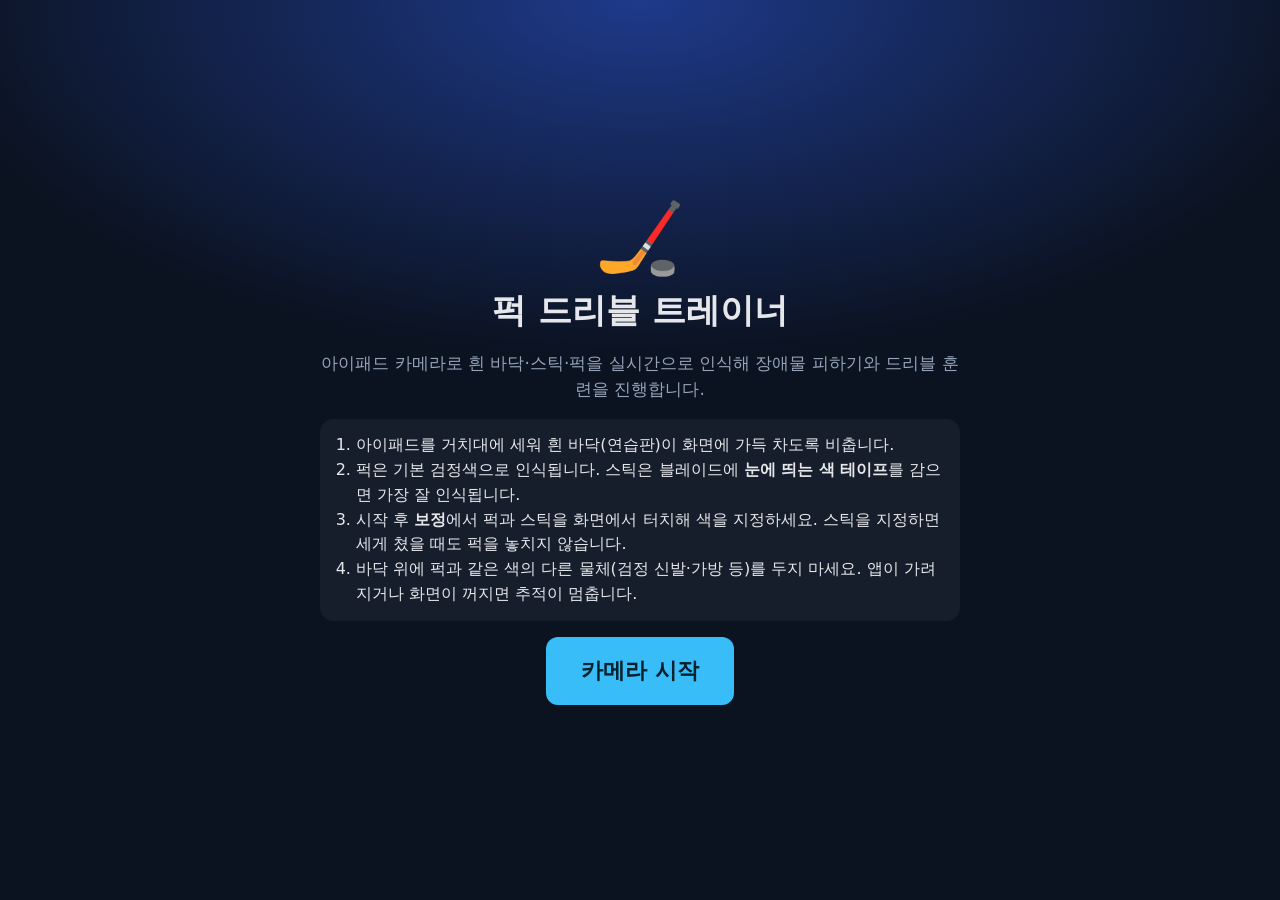
<file: index.html>
<!doctype html>
<html lang="ko">
<head>
  <meta charset="UTF-8" />
  <meta name="viewport" content="width=device-width, initial-scale=1.0, viewport-fit=cover, user-scalable=no" />
  <meta name="theme-color" content="#0b1220" />
  <meta name="apple-mobile-web-app-capable" content="yes" />
  <meta name="apple-mobile-web-app-status-bar-style" content="black-translucent" />
  <meta name="apple-mobile-web-app-title" content="퍽 드리블" />
  <meta name="mobile-web-app-capable" content="yes" />
  <link rel="manifest" href="manifest.webmanifest" />
  <link rel="apple-touch-icon" href="icons/icon-180.png" />
  <link rel="icon" href="icons/icon.svg" type="image/svg+xml" />
  <title>퍽 드리블 트레이너</title>
  <link href="style.css" rel="stylesheet" />
</head>
<body>
  <main id="app">
    <!-- 카메라 영상 + 오버레이 -->
    <section id="stage">
      <div id="view" class="view">
        <video id="video" playsinline muted autoplay></video>
        <canvas id="overlay"></canvas>
        <canvas id="debug" class="hidden"></canvas>
        <div id="floor-handles" class="hidden">
          <button class="handle" data-i="0" aria-label="좌상단 모서리"></button>
          <button class="handle" data-i="1" aria-label="우상단 모서리"></button>
          <button class="handle" data-i="2" aria-label="우하단 모서리"></button>
          <button class="handle" data-i="3" aria-label="좌하단 모서리"></button>
        </div>
        <div id="tap-hint" class="tap-hint hidden"></div>
      </div>

      <!-- 상단 HUD -->
      <header id="hud" class="hud">
        <div class="hud-left">
          <span id="hud-mode" class="hud-mode">자유 연습</span>
          <span id="hud-instruction" class="hud-instruction"></span>
        </div>
        <div class="hud-center">
          <span id="hud-timer" class="hud-timer">--</span>
        </div>
        <div class="hud-right">
          <span id="hud-score" class="hud-score">0</span>
          <span id="hud-lives" class="hud-lives"></span>
        </div>
      </header>

      <!-- 인식 상태 -->
      <div id="status" class="status">
        <span class="chip" id="chip-floor"><i></i>바닥</span>
        <span class="chip" id="chip-puck"><i></i>퍽</span>
        <span class="chip" id="chip-stick"><i></i>스틱</span>
        <span class="chip chip-fps" id="chip-fps">-- fps</span>
      </div>

      <!-- 하단 컨트롤 -->
      <nav id="controls" class="controls">
        <button id="btn-mode" class="btn">모드</button>
        <button id="btn-floor-lock" class="btn">바닥 고정</button>
        <button id="btn-calib" class="btn">보정</button>
        <button id="btn-settings" class="btn">설정</button>
        <button id="btn-start" class="btn btn-primary">시작</button>
      </nav>
    </section>

    <!-- 시작 화면 -->
    <div id="splash" class="panel splash">
      <div class="splash-inner">
        <div class="logo">🏒</div>
        <h1>퍽 드리블 트레이너</h1>
        <p>아이패드 카메라로 흰 바닥·스틱·퍽을 실시간으로 인식해 장애물 피하기와 드리블 훈련을 진행합니다.</p>
        <ol class="tips">
          <li>아이패드를 거치대에 세워 흰 바닥(연습판)이 화면에 가득 차도록 비춥니다.</li>
          <li>퍽은 기본 검정색으로 인식됩니다. 스틱은 블레이드에 <b>눈에 띄는 색 테이프</b>를 감으면 가장 잘 인식됩니다.</li>
          <li>시작 후 <b>보정</b>에서 퍽과 스틱을 화면에서 터치해 색을 지정하세요. 스틱을 지정하면 세게 쳤을 때도 퍽을 놓치지 않습니다.</li>
          <li>바닥 위에 퍽과 같은 색의 다른 물체(검정 신발·가방 등)를 두지 마세요. 앱이 가려지거나 화면이 꺼지면 추적이 멈춥니다.</li>
        </ol>
        <button id="btn-camera" class="btn btn-primary btn-big">카메라 시작</button>
        <p id="splash-error" class="error hidden"></p>
      </div>
    </div>

    <!-- 모드 선택 -->
    <div id="panel-mode" class="panel modal hidden">
      <div class="modal-card">
        <header><h2>모드 선택</h2><button class="btn btn-ghost btn-close" data-close="panel-mode">닫기</button></header>
        <div id="mode-list" class="mode-list"></div>
        <div class="versus-row">
          <label class="switch"><input type="checkbox" id="versus-toggle" /><span>2인 대결 (번갈아 플레이)</span></label>
          <div id="versus-names" class="versus-names hidden">
            <input id="p1-name" type="text" maxlength="10" placeholder="플레이어 1" value="플레이어 1" />
            <input id="p2-name" type="text" maxlength="10" placeholder="플레이어 2" value="플레이어 2" />
          </div>
        </div>
      </div>
    </div>

    <!-- 설정 -->
    <div id="panel-settings" class="panel modal hidden">
      <div class="modal-card">
        <header><h2>설정</h2><button class="btn btn-ghost btn-close" data-close="panel-settings">닫기</button></header>
        <div class="settings-grid">
          <label>카메라
            <select id="sel-camera"></select>
          </label>
          <label class="switch"><input type="checkbox" id="set-mirror" checked /><span>좌우 반전(거울 모드)</span></label>
          <label class="switch"><input type="checkbox" id="set-debug" /><span>인식 마스크 표시(디버그)</span></label>
          <label class="switch"><input type="checkbox" id="set-sound" checked /><span>효과음</span></label>

          <label>바닥 밝기 기준 <output id="out-whiteV"></output>
            <input type="range" id="set-whiteV" min="80" max="240" step="1" />
          </label>
          <label>바닥 채도 허용 <output id="out-whiteC"></output>
            <input type="range" id="set-whiteC" min="10" max="120" step="1" />
          </label>
          <label>퍽 색 허용 오차 <output id="out-puckTol"></output>
            <input type="range" id="set-puckTol" min="20" max="200" step="1" />
          </label>
          <label>스틱 색 허용 오차 <output id="out-stickTol"></output>
            <input type="range" id="set-stickTol" min="20" max="200" step="1" />
          </label>
          <label>바닥 영역
            <select id="set-floorMode">
              <option value="auto">자동 감지(흰색 영역)</option>
              <option value="manual">수동 지정(모서리 드래그)</option>
            </select>
          </label>
          <label>난이도
            <select id="set-difficulty">
              <option value="easy">쉬움</option>
              <option value="normal" selected>보통</option>
              <option value="hard">어려움</option>
            </select>
          </label>
        </div>
        <div class="row">
          <button id="btn-reset-settings" class="btn btn-ghost">설정 초기화</button>
          <button id="btn-reset-scores" class="btn btn-ghost">기록 초기화</button>
        </div>
      </div>
    </div>

    <!-- 보정 -->
    <div id="panel-calib" class="panel modal hidden">
      <div class="modal-card">
        <header><h2>인식 보정</h2><button class="btn btn-ghost btn-close" data-close="panel-calib">닫기</button></header>
        <p class="muted">물체를 바닥 위에 놓고 버튼을 누른 뒤, 화면에서 해당 물체를 정확히 터치하세요. 색과 크기를 자동으로 학습합니다.</p>
        <div class="calib-grid">
          <div class="calib-item">
            <span class="swatch" id="swatch-puck"></span>
            <div><b>퍽</b><small id="calib-puck-desc">기본: 검정</small></div>
            <button class="btn" data-calib="puck">터치로 지정</button>
            <button class="btn btn-ghost" data-calib-reset="puck">기본값</button>
          </div>
          <div class="calib-item">
            <span class="swatch" id="swatch-stick"></span>
            <div><b>스틱(블레이드/테이프)</b><small id="calib-stick-desc">미지정</small></div>
            <button class="btn" data-calib="stick">터치로 지정</button>
            <button class="btn btn-ghost" data-calib-reset="stick">해제</button>
          </div>
        </div>
        <p class="muted">팁: 스틱 테이프와 퍽의 색이 같으면(둘 다 검정) 서로 붙었을 때 잠시 구분이 어려워집니다. 주황·파랑 등 바닥과 퍽 모두와 다른 색을 추천합니다.</p>
      </div>
    </div>

    <!-- 결과 -->
    <div id="panel-result" class="panel modal hidden">
      <div class="modal-card">
        <header><h2 id="result-title">결과</h2><button class="btn btn-ghost btn-close" data-close="panel-result">닫기</button></header>
        <div id="result-body" class="result-body"></div>
        <div class="row">
          <button id="btn-result-again" class="btn btn-primary">다시 하기</button>
          <button id="btn-result-next" class="btn btn-primary hidden">다음 플레이어</button>
        </div>
      </div>
    </div>

    <div id="toast" class="toast hidden"></div>
  </main>

  <script type="module" src="src/main.js"></script>
</body>
</html>
</file>
<file: style.css>
:root {
  --bg: #0b1220;
  --panel: rgba(15, 23, 42, 0.86);
  --card: #111a2e;
  --text: #e5e7eb;
  --muted: #94a3b8;
  --accent: #38bdf8;
  --accent-2: #f59e0b;
  --good: #22c55e;
  --bad: #ef4444;
  --warn: #f59e0b;
  --radius: 14px;
  --safe-top: env(safe-area-inset-top, 0px);
  --safe-bottom: env(safe-area-inset-bottom, 0px);
  --safe-left: env(safe-area-inset-left, 0px);
  --safe-right: env(safe-area-inset-right, 0px);
}

* { box-sizing: border-box; -webkit-tap-highlight-color: transparent; }
html, body { margin: 0; height: 100%; background: var(--bg); color: var(--text);
  font-family: -apple-system, BlinkMacSystemFont, "Apple SD Gothic Neo", "Pretendard", "Noto Sans KR", system-ui, sans-serif;
  overscroll-behavior: none; touch-action: manipulation; user-select: none; -webkit-user-select: none; }
button, input, select { font: inherit; color: inherit; }
.hidden { display: none !important; }

#app { position: fixed; inset: 0; overflow: hidden; }

/* ---------- 스테이지 ---------- */
#stage { position: absolute; inset: 0; display: flex; align-items: center; justify-content: center; background: #000; }
.view { position: relative; max-width: 100%; max-height: 100%; aspect-ratio: 4 / 3; width: 100%; }
.view video, .view canvas { position: absolute; inset: 0; width: 100%; height: 100%; display: block; }
.view video { object-fit: fill; background: #000; }
.view.mirror video { transform: scaleX(-1); }
#overlay { pointer-events: none; }
#debug { pointer-events: none; opacity: 0.55; mix-blend-mode: screen; }

#floor-handles .handle { position: absolute; width: 44px; height: 44px; margin: -22px 0 0 -22px; border-radius: 50%;
  border: 3px solid var(--accent); background: rgba(56, 189, 248, 0.25); padding: 0; touch-action: none; }
#floor-handles .handle:active { background: rgba(56, 189, 248, 0.6); }

.tap-hint { position: absolute; left: 50%; top: 50%; transform: translate(-50%, -50%); background: rgba(15, 23, 42, 0.9);
  border: 2px solid var(--accent); border-radius: var(--radius); padding: 16px 22px; font-size: 20px; text-align: center; pointer-events: none; }

/* ---------- HUD ---------- */
.hud { position: absolute; top: var(--safe-top); left: var(--safe-left); right: var(--safe-right); display: grid;
  grid-template-columns: 1fr auto 1fr; align-items: center; padding: 10px 16px; pointer-events: none;
  background: linear-gradient(rgba(0,0,0,0.6), rgba(0,0,0,0)); }
.hud-left { display: flex; flex-direction: column; gap: 2px; }
.hud-mode { font-weight: 700; font-size: 18px; letter-spacing: 0.02em; }
.hud-instruction { color: var(--accent-2); font-size: 16px; min-height: 1.2em; }
.hud-center { text-align: center; }
.hud-timer { font-variant-numeric: tabular-nums; font-size: 34px; font-weight: 800; }
.hud-right { text-align: right; display: flex; flex-direction: column; align-items: flex-end; }
.hud-score { font-size: 30px; font-weight: 800; font-variant-numeric: tabular-nums; }
.hud-lives { font-size: 18px; letter-spacing: 2px; min-height: 1.2em; }

.status { position: absolute; left: calc(var(--safe-left) + 12px); bottom: calc(var(--safe-bottom) + 76px); display: flex; gap: 8px; pointer-events: none; }
.chip { display: inline-flex; align-items: center; gap: 6px; background: rgba(15,23,42,0.75); border-radius: 999px; padding: 5px 11px; font-size: 13px; }
.chip i { width: 9px; height: 9px; border-radius: 50%; background: #64748b; }
.chip.ok i { background: var(--good); box-shadow: 0 0 8px var(--good); }
.chip.warn i { background: var(--warn); }
.chip.bad i { background: var(--bad); }
.chip-fps { color: var(--muted); font-variant-numeric: tabular-nums; }

/* ---------- 컨트롤 ---------- */
.controls { position: absolute; left: var(--safe-left); right: var(--safe-right); bottom: var(--safe-bottom); display: flex; gap: 10px;
  justify-content: center; padding: 10px 16px 14px; background: linear-gradient(rgba(0,0,0,0), rgba(0,0,0,0.65)); }
.btn { border: 1px solid rgba(148,163,184,0.35); background: rgba(30,41,59,0.9); color: var(--text); border-radius: 12px;
  padding: 12px 18px; font-size: 16px; font-weight: 600; min-height: 48px; cursor: pointer; }
.btn:active { transform: scale(0.97); }
.btn-primary { background: var(--accent); color: #06202e; border-color: transparent; }
.btn-primary.stop { background: var(--bad); color: #fff; }
.btn-ghost { background: transparent; }
.btn.active { border-color: var(--accent); box-shadow: inset 0 0 0 1px var(--accent); }
.btn-big { font-size: 22px; padding: 18px 34px; }
.btn-close { padding: 8px 14px; }

/* ---------- 패널 ---------- */
.panel { position: absolute; inset: 0; z-index: 10; }
.splash { background: radial-gradient(1200px 600px at 50% 0%, #1e3a8a 0%, var(--bg) 60%); display: flex; align-items: center; justify-content: center;
  padding: calc(var(--safe-top) + 24px) 24px calc(var(--safe-bottom) + 24px); overflow: auto; }
.splash-inner { max-width: 640px; text-align: center; }
.logo { font-size: 72px; }
.splash h1 { margin: 8px 0 12px; font-size: 34px; }
.splash p { color: var(--muted); font-size: 17px; line-height: 1.5; }
.tips { text-align: left; color: var(--text); line-height: 1.55; font-size: 16px; background: rgba(255,255,255,0.05); border-radius: var(--radius); padding: 14px 14px 14px 36px; }
.error { color: #fca5a5 !important; white-space: pre-line; }

.modal { background: rgba(2, 6, 23, 0.6); display: flex; align-items: center; justify-content: center; padding: 20px; backdrop-filter: blur(6px); }
.modal-card { background: var(--card); border: 1px solid rgba(148,163,184,0.2); border-radius: 18px; width: min(760px, 100%); max-height: 100%;
  overflow: auto; padding: 18px 20px 22px; }
.modal-card header { display: flex; justify-content: space-between; align-items: center; margin-bottom: 10px; }
.modal-card h2 { margin: 0; font-size: 22px; }
.muted { color: var(--muted); font-size: 14px; line-height: 1.5; }
.row { display: flex; gap: 10px; margin-top: 14px; flex-wrap: wrap; }

.mode-list { display: grid; grid-template-columns: repeat(auto-fill, minmax(220px, 1fr)); gap: 10px; }
.mode-card { text-align: left; background: rgba(255,255,255,0.04); border: 1px solid rgba(148,163,184,0.25); border-radius: 14px; padding: 14px; cursor: pointer; }
.mode-card.selected { border-color: var(--accent); background: rgba(56,189,248,0.12); }
.mode-card b { display: block; font-size: 17px; margin-bottom: 4px; }
.mode-card small { color: var(--muted); display: block; line-height: 1.4; }
.mode-card .best { margin-top: 8px; font-size: 13px; color: var(--accent-2); }
.versus-row { margin-top: 14px; }
.versus-names { display: flex; gap: 10px; margin-top: 10px; }
.versus-names input { flex: 1; background: rgba(255,255,255,0.06); border: 1px solid rgba(148,163,184,0.3); border-radius: 10px; padding: 10px 12px; }

.switch { display: flex; align-items: center; gap: 10px; font-size: 15px; }
.switch input { width: 22px; height: 22px; accent-color: var(--accent); }

.settings-grid { display: grid; grid-template-columns: repeat(auto-fill, minmax(300px, 1fr)); gap: 12px 18px; }
.settings-grid label { display: flex; flex-direction: column; gap: 6px; font-size: 14px; color: var(--muted); }
.settings-grid label.switch { flex-direction: row; color: var(--text); }
.settings-grid output { float: right; color: var(--text); margin-left: 6px; }
.settings-grid select, .settings-grid input[type="range"] { width: 100%; }
.settings-grid select { background: rgba(255,255,255,0.06); border: 1px solid rgba(148,163,184,0.3); border-radius: 10px; padding: 10px 12px; color: var(--text); }
input[type="range"] { accent-color: var(--accent); height: 32px; }

.calib-grid { display: grid; gap: 10px; margin-top: 10px; }
.calib-item { display: grid; grid-template-columns: 36px 1fr auto auto; gap: 12px; align-items: center; background: rgba(255,255,255,0.04); border-radius: 12px; padding: 10px 12px; }
.calib-item small { display: block; color: var(--muted); }
.swatch { width: 32px; height: 32px; border-radius: 50%; border: 2px solid rgba(255,255,255,0.4); background: #000; }
.swatch.none { background: repeating-linear-gradient(45deg, #334155 0 6px, #1e293b 6px 12px); }

.result-body { display: grid; grid-template-columns: repeat(auto-fill, minmax(160px, 1fr)); gap: 10px; }
.stat { background: rgba(255,255,255,0.05); border-radius: 12px; padding: 12px; }
.stat small { display: block; color: var(--muted); font-size: 13px; }
.stat b { font-size: 26px; font-variant-numeric: tabular-nums; }
.stat.full { grid-column: 1 / -1; }
.stat.winner b { color: var(--accent-2); }

.toast { position: absolute; left: 50%; top: 18%; transform: translateX(-50%); background: rgba(15,23,42,0.92); border: 1px solid rgba(148,163,184,0.3);
  border-radius: 999px; padding: 10px 18px; font-size: 16px; z-index: 20; pointer-events: none; animation: toast-in 0.2s ease-out; }
@keyframes toast-in { from { opacity: 0; transform: translate(-50%, -8px); } to { opacity: 1; transform: translate(-50%, 0); } }

@media (orientation: portrait) {
  .hud-timer { font-size: 26px; }
  .hud-score { font-size: 24px; }
  .controls { flex-wrap: wrap; }
}
</file>
